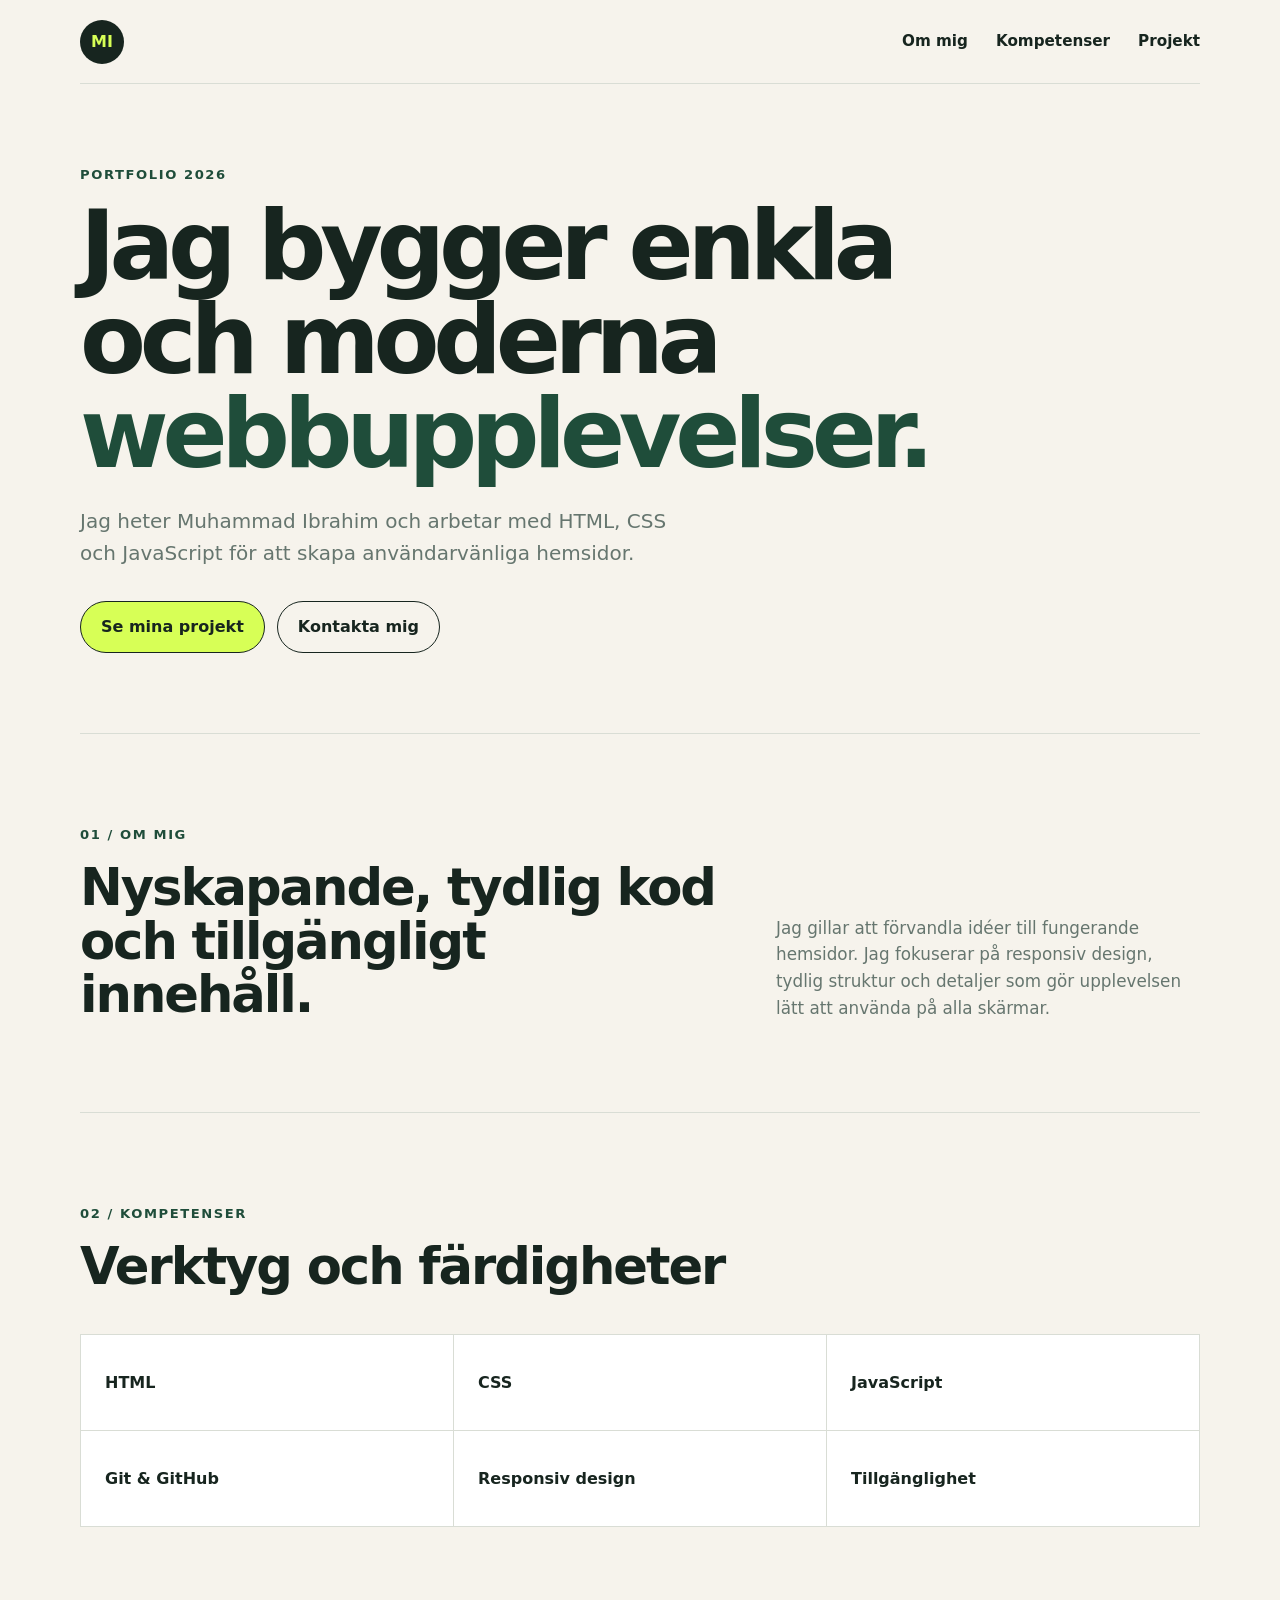
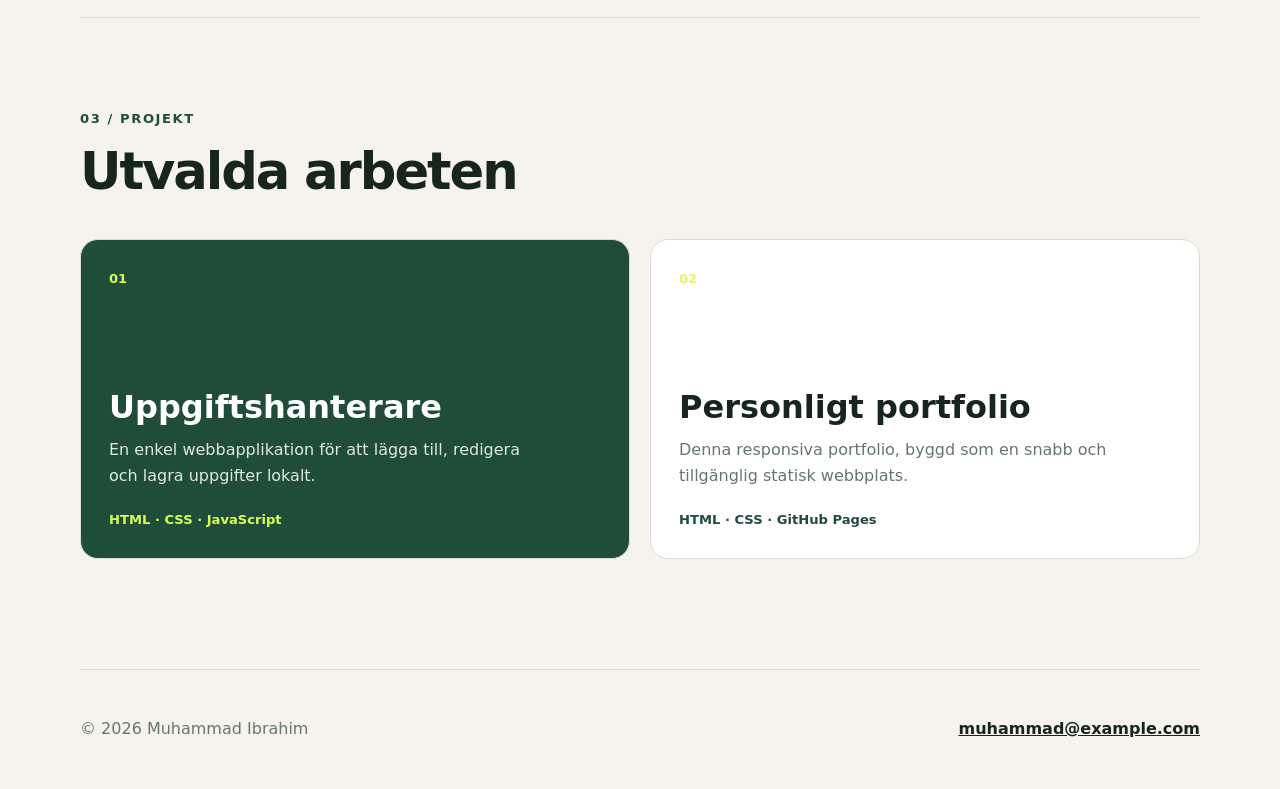
<file: index.html>
<!DOCTYPE html>
<html lang="sv">
<head>
  <meta charset="UTF-8">
  <meta name="viewport" content="width=device-width, initial-scale=1.0">
  <meta name="description" content="Muhammad Ibrahims portfolio och webbprojekt">
  <title>Muhammad Ibrahim - Portfolio</title>
  <link rel="stylesheet" href="style.css">
</head>
<body>
  <nav class="nav" aria-label="Huvudmeny">
    <a class="brand" href="#top">MI</a>
    <div class="nav-links">
      <a href="#about">Om mig</a>
      <a href="#skills">Kompetenser</a>
      <a href="#projects">Projekt</a>
    </div>
  </nav>

  <main id="top">
    <section class="hero">
      <p class="eyebrow">Portfolio 2026</p>
      <h1>Jag bygger enkla och moderna <span>webbupplevelser.</span></h1>
      <p class="intro">
        Jag heter Muhammad Ibrahim och arbetar med HTML, CSS och JavaScript
        för att skapa användarvänliga hemsidor.
      </p>
      <div class="hero-actions">
        <a class="button button-primary" href="#projects">Se mina projekt</a>
        <a class="button button-secondary" href="mailto:muhammad@example.com">Kontakta mig</a>
      </div>
    </section>

    <section id="about" class="section">
      <p class="section-label">01 / Om mig</p>
      <div class="about-grid">
        <h2>Nyskapande, tydlig kod och tillgängligt innehåll.</h2>
        <p>
          Jag gillar att förvandla idéer till fungerande hemsidor. Jag fokuserar
          på responsiv design, tydlig struktur och detaljer som gör upplevelsen
          lätt att använda på alla skärmar.
        </p>
      </div>
    </section>

    <section id="skills" class="section">
      <p class="section-label">02 / Kompetenser</p>
      <h2>Verktyg och färdigheter</h2>
      <ul class="skills-list">
        <li>HTML</li>
        <li>CSS</li>
        <li>JavaScript</li>
        <li>Git &amp; GitHub</li>
        <li>Responsiv design</li>
        <li>Tillgänglighet</li>
      </ul>
    </section>

    <section id="projects" class="section">
      <p class="section-label">03 / Projekt</p>
      <h2>Utvalda arbeten</h2>
      <div class="projects-grid">
        <article class="project-card">
          <p class="project-number">01</p>
          <h3>Uppgiftshanterare</h3>
          <p>En enkel webbapplikation för att lägga till, redigera och lagra uppgifter lokalt.</p>
          <p class="tags">HTML · CSS · JavaScript</p>
        </article>
        <article class="project-card">
          <p class="project-number">02</p>
          <h3>Personligt portfolio</h3>
          <p>Denna responsiva portfolio, byggd som en snabb och tillgänglig statisk webbplats.</p>
          <p class="tags">HTML · CSS · GitHub Pages</p>
        </article>
      </div>
    </section>
  </main>

  <footer>
    <p>© 2026 Muhammad Ibrahim</p>
    <a href="mailto:muhammad@example.com">muhammad@example.com</a>
  </footer>
</body>
</html>
</file>
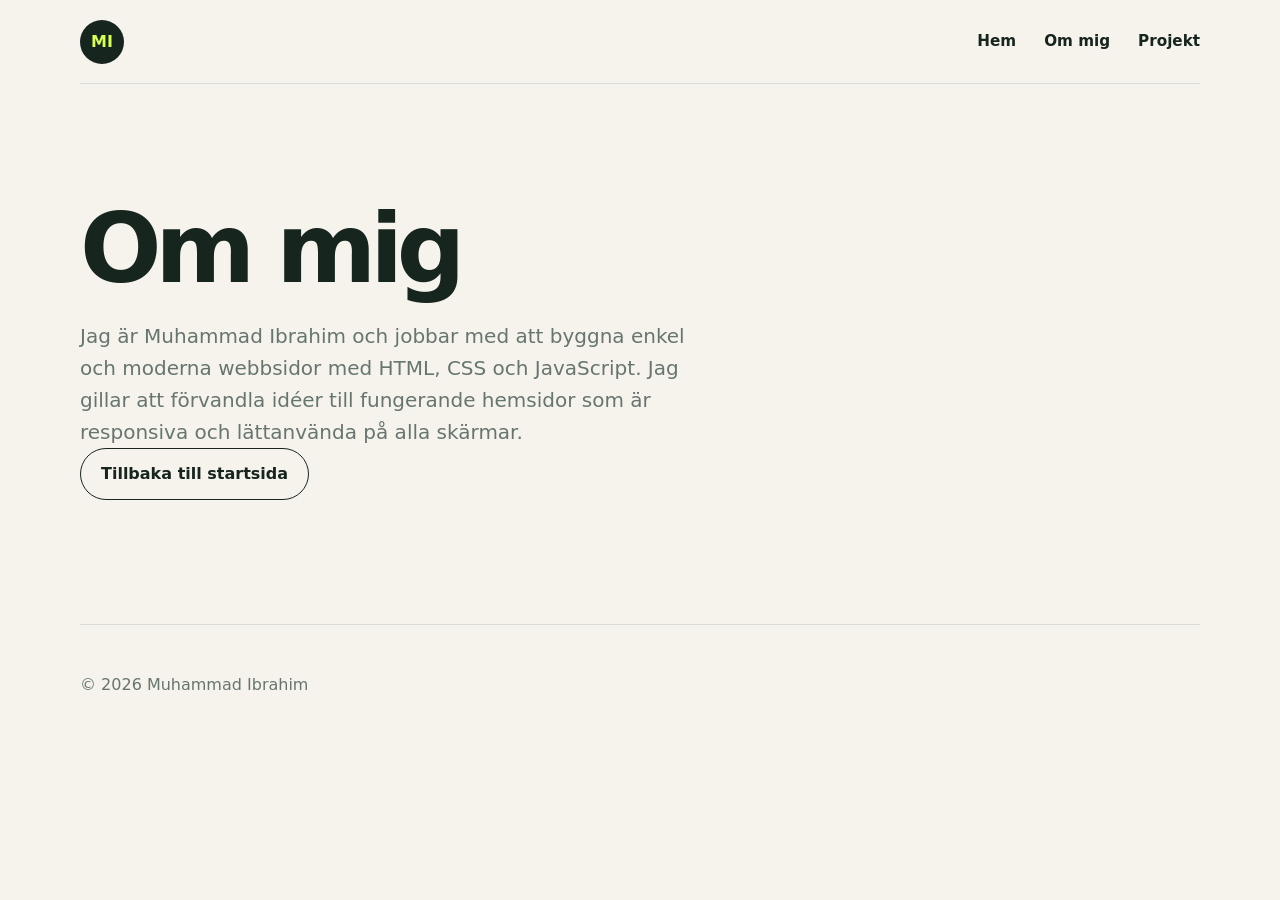
<file: om-mig.html>
<!DOCTYPE html>
<html lang="sv">
<head>
  <meta charset="UTF-8">
  <meta name="viewport" content="width=device-width, initial-scale=1.0">
  <title>Om mig - Muhammad Ibrahim Portfolio</title>
  <link rel="stylesheet" href="style.css">
</head>
<body>

  <!-- Navigation (same as index) -->
<nav class="nav" aria-label="Huvudmeny">
  <a class="brand" href="index.html">MI</a>
  <div class="nav-links">
    <a href="index.html">Hem</a>
    <a href="om-mig.html">Om mig</a>
    <a href="#projects">Projekt</a>
  </div>
</nav>

<main>

  <section class="hero">
    <div class="main-content">
      <h1>Om mig</h1>
      <p class="intro">
        Jag är Muhammad Ibrahim och jobbar med att byggna enkel och moderna webbsidor med HTML, CSS och JavaScript. Jag gillar att förvandla idéer till fungerande hemsidor som är responsiva och lättanvända på alla skärmar.
      </p>
      <a href="index.html" class="button button-secondary">Tillbaka till startsida</a>
    </div>
  </section>

</main>

<footer>
  <p>© 2026 Muhammad Ibrahim</p>
</footer>

</body>
</html>
</file>
<file: style.css>
:root {
  --ink: #17251f;
  --muted: #66766f;
  --paper: #f6f3ec;
  --white: #fff;
  --lime: #d7ff56;
  --green: #1f4d3a;
  --line: #d9ddd5;
}

* {
  box-sizing: border-box;
  margin: 0;
  padding: 0;
}

html {
  scroll-behavior: smooth;
}

body {
  font-family: Inter, system-ui, -apple-system, BlinkMacSystemFont, "Segoe UI", sans-serif;
  color: var(--ink);
  background: var(--paper);
  line-height: 1.6;
}

.nav {
  width: min(1120px, calc(100% - 40px));
  height: 84px;
  margin: 0 auto;
  display: flex;
  align-items: center;
  justify-content: space-between;
  border-bottom: 1px solid var(--line);
}

.brand {
  width: 44px;
  height: 44px;
  display: grid;
  place-items: center;
  border-radius: 50%;
  background: var(--ink);
  color: var(--lime);
  text-decoration: none;
  font-weight: 800;
}

.nav-links {
  display: flex;
  gap: 28px;
}

.nav-links a {
  color: var(--ink);
  text-decoration: none;
  font-size: 0.95rem;
  font-weight: 700;
}

main {
  width: min(1120px, calc(100% - 40px));
  margin: 0 auto;
}

.hero {
  min-height: 520px;
  display: flex;
  flex-direction: column;
  justify-content: center;
  padding: 80px 0;
}

.eyebrow,
.section-label {
  color: var(--green);
  font-size: 0.82rem;
  font-weight: 800;
  letter-spacing: 0.12em;
  text-transform: uppercase;
}

.hero h1 {
  max-width: 900px;
  margin: 14px 0 24px;
  font-size: clamp(3rem, 7.5vw, 6.8rem);
  line-height: 0.98;
  letter-spacing: -0.065em;
}

.hero h1 span {
  color: var(--green);
}

.intro {
  max-width: 620px;
  color: var(--muted);
  font-size: clamp(1.05rem, 2vw, 1.25rem);
}

.hero-actions {
  display: flex;
  gap: 12px;
  margin-top: 32px;
}

.button {
  display: inline-flex;
  align-items: center;
  justify-content: center;
  min-height: 48px;
  padding: 12px 20px;
  border: 1px solid var(--ink);
  border-radius: 999px;
  text-decoration: none;
  font-weight: 800;
}

.button-primary {
  background: var(--lime);
  color: var(--ink);
}

.button-secondary {
  background: transparent;
  color: var(--ink);
}

.section {
  padding: 90px 0;
  border-top: 1px solid var(--line);
}

.section h2 {
  max-width: 760px;
  font-size: clamp(2rem, 4vw, 4.2rem);
  line-height: 1.05;
  letter-spacing: -0.04em;
  margin: 16px 0 40px;
}

.about-grid {
  display: grid;
  grid-template-columns: 1.5fr 1fr;
  gap: 60px;
  align-items: end;
}

.about-grid h2 {
  margin: 16px 0 0;
}

.about-grid > p {
  color: var(--muted);
  font-size: 1.05rem;
}

.skills-list {
  list-style: none;
  display: grid;
  grid-template-columns: repeat(3, 1fr);
  border-top: 1px solid var(--line);
  border-left: 1px solid var(--line);
}

.skills-list li {
  min-height: 96px;
  display: flex;
  align-items: center;
  padding: 24px;
  border-right: 1px solid var(--line);
  border-bottom: 1px solid var(--line);
  background: var(--white);
  font-weight: 800;
}

.projects-grid {
  display: grid;
  grid-template-columns: repeat(2, 1fr);
  gap: 20px;
}

.project-card {
  min-height: 320px;
  display: flex;
  flex-direction: column;
  padding: 28px;
  border-radius: 18px;
  background: var(--white);
  border: 1px solid var(--line);
}

.project-card:first-child {
  background: var(--green);
  color: var(--white);
}

.project-number {
  font-size: 0.82rem;
  font-weight: 800;
  color: var(--lime);
}

.project-card h3 {
  margin: auto 0 12px;
  font-size: 2rem;
  line-height: 1.1;
}

.project-card > p:not(.project-number):not(.tags) {
  max-width: 440px;
  color: var(--muted);
}

.project-card:first-child > p:not(.project-number):not(.tags) {
  color: #dfe9e3;
}

.tags {
  margin-top: 20px;
  font-size: 0.82rem;
  font-weight: 800;
  color: var(--green);
}

.project-card:first-child .tags {
  color: var(--lime);
}

footer {
  width: min(1120px, calc(100% - 40px));
  min-height: 120px;
  margin: 20px auto 0;
  display: flex;
  align-items: center;
  justify-content: space-between;
  border-top: 1px solid var(--line);
  color: var(--muted);
}

footer a {
  color: var(--ink);
  font-weight: 800;
}

@media (max-width: 720px) {
  .nav {
    height: 72px;
  }

  .nav-links {
    gap: 12px;
  }

  .nav-links a {
    font-size: 0.78rem;
  }

  .hero {
    min-height: 560px;
  }

  .hero-actions,
  .about-grid,
  .projects-grid {
    grid-template-columns: 1fr;
  }

  .hero-actions {
    display: grid;
  }

  .section {
    padding: 64px 0;
  }

  .skills-list {
    grid-template-columns: 1fr 1fr;
  }

  footer {
    flex-direction: column;
    align-items: flex-start;
    justify-content: center;
    gap: 8px;
  }
}
</file>
